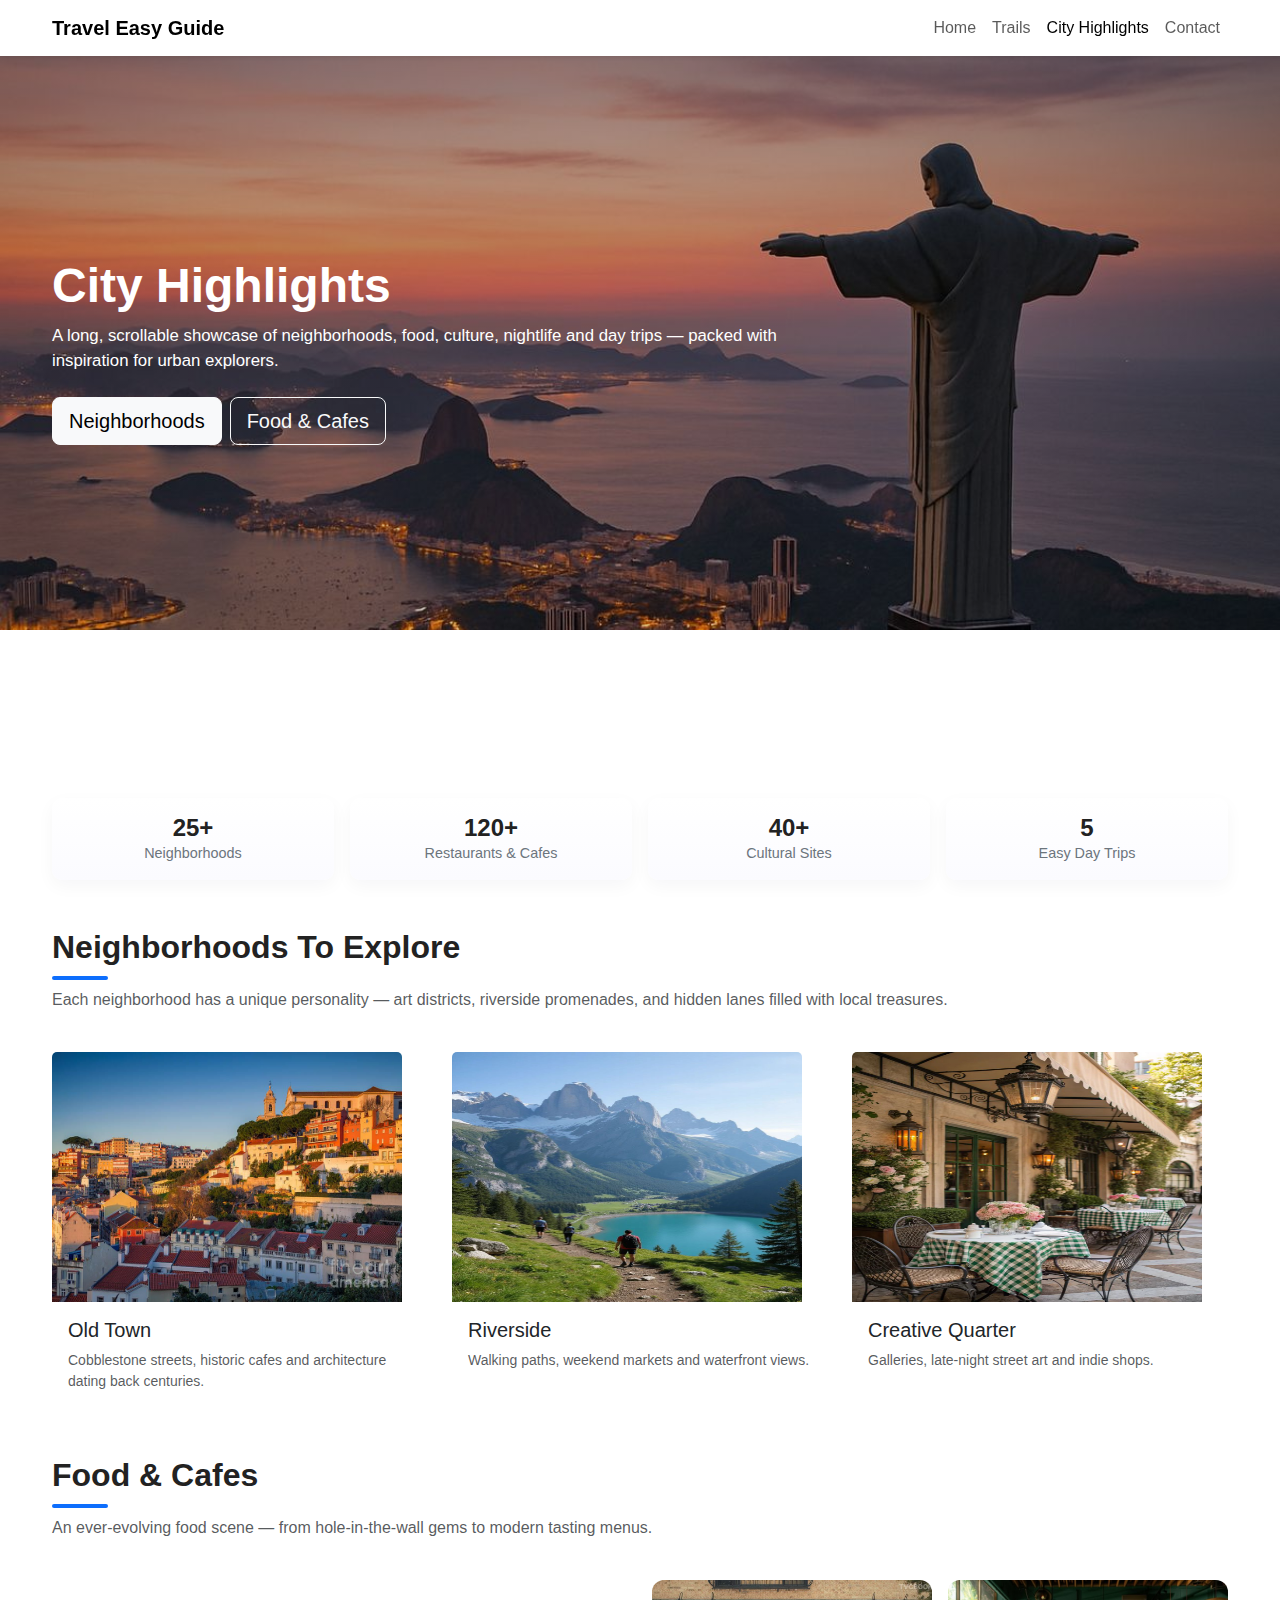
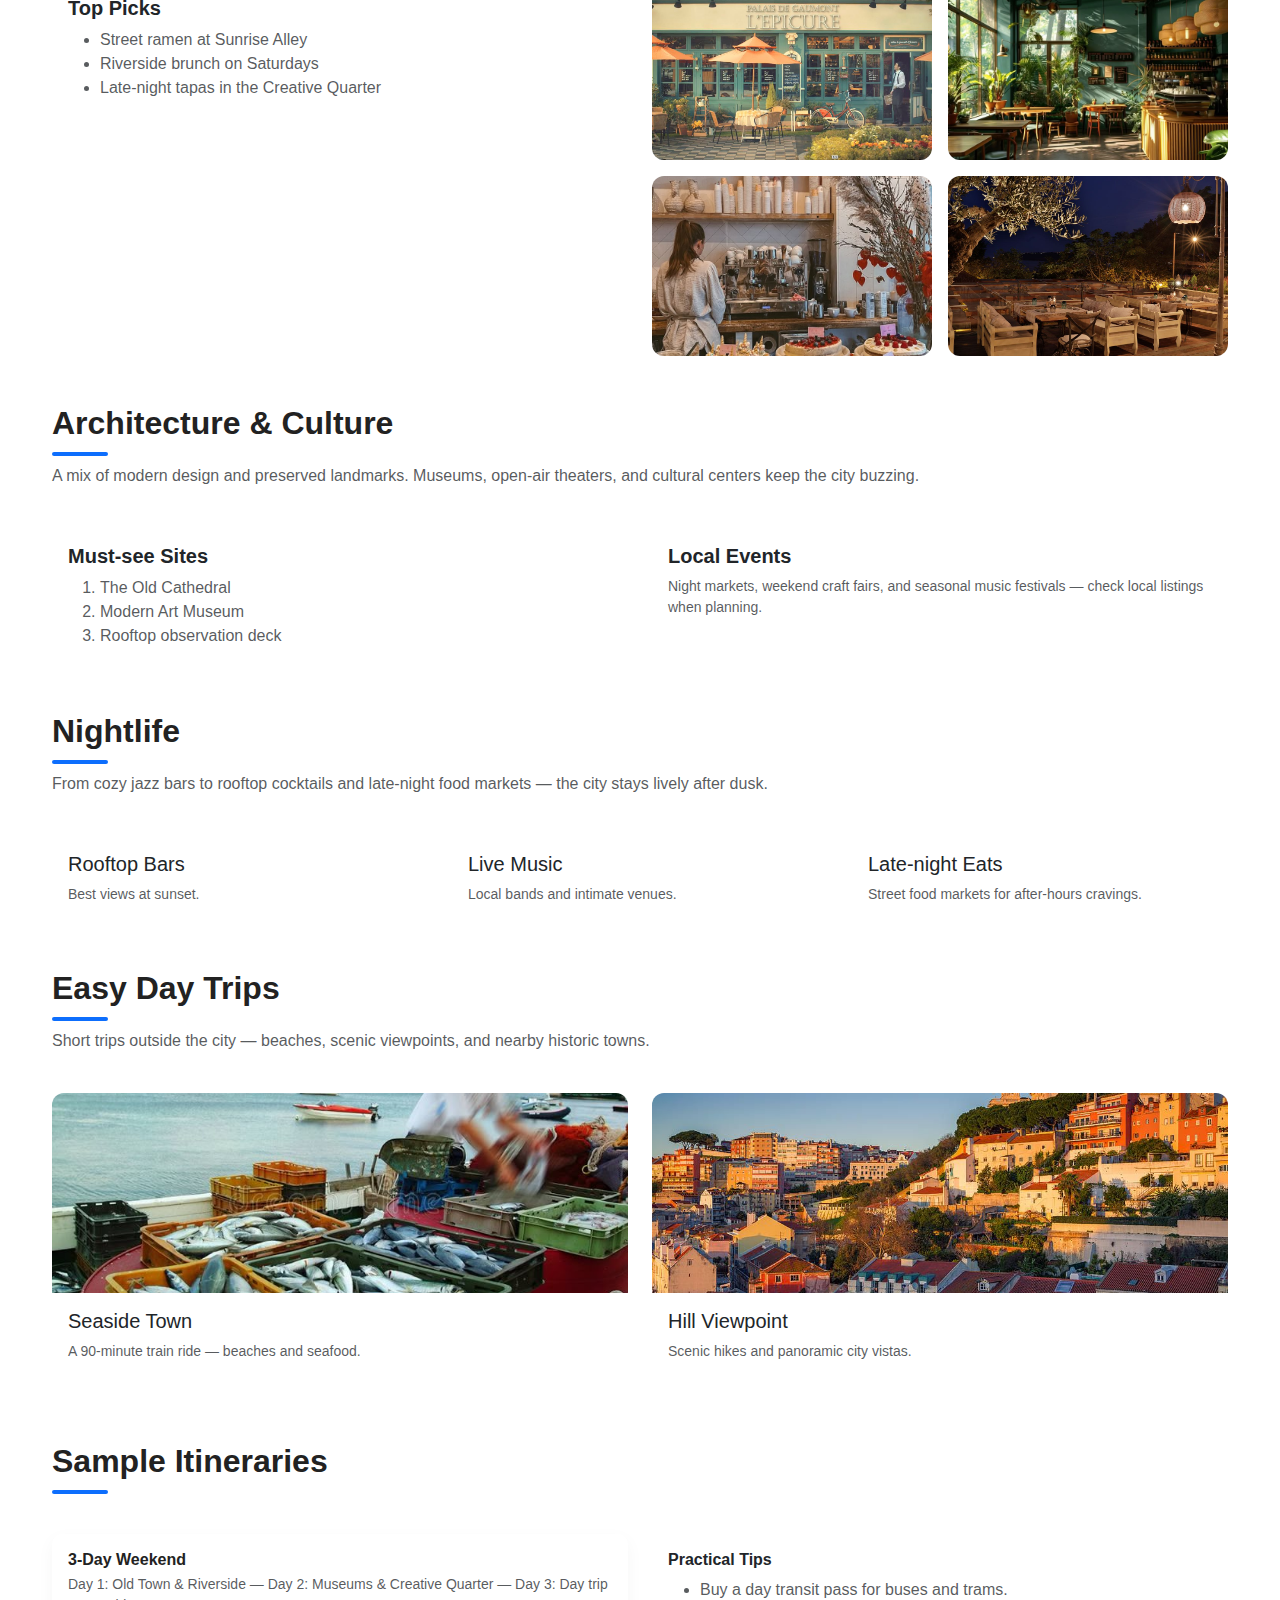
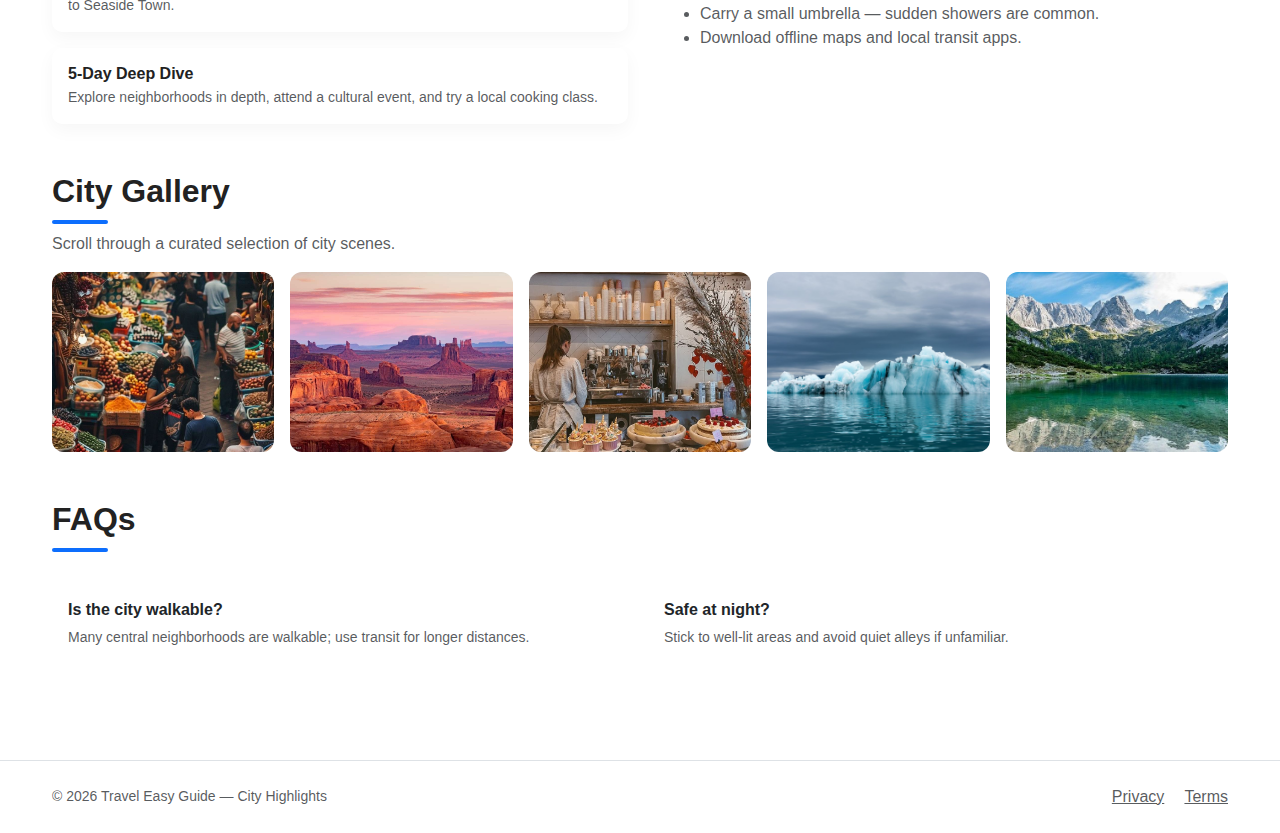
<file: city-highlights.html>
<!doctype html>
<html lang="en">
  <head>
    <meta charset="utf-8">
    <meta name="viewport" content="width=device-width, initial-scale=1">
    <title>City Highlights — Travel Easy Guide</title>
    <!-- Bootstrap 5 CSS -->
    <link href="https://cdn.jsdelivr.net/npm/bootstrap@5.3.2/dist/css/bootstrap.min.css" rel="stylesheet">
    <!-- Site stylesheet -->
    <link rel="stylesheet" href="styles.css">
  </head>
  <body>

    <!-- Navbar -->
    <nav class="navbar navbar-expand-lg navbar-light bg-white shadow-sm fixed-top">
      <div class="container">
        <a class="navbar-brand fw-bold" href="index.html">Travel Easy Guide</a>
        <button class="navbar-toggler" type="button" data-bs-toggle="collapse" data-bs-target="#mainNav" aria-controls="mainNav" aria-expanded="false" aria-label="Toggle navigation">
          <span class="navbar-toggler-icon"></span>
        </button>
        <div class="collapse navbar-collapse" id="mainNav">
          <ul class="navbar-nav ms-auto mb-2 mb-lg-0">
            <li class="nav-item"><a class="nav-link" href="index.html">Home</a></li>
            <li class="nav-item"><a class="nav-link" href="mountain-trails.html">Trails</a></li>
            <li class="nav-item"><a class="nav-link active" aria-current="page" href="#">City Highlights</a></li>
            <li class="nav-item"><a class="nav-link" href="index.html#contact">Contact</a></li>
          </ul>
        </div>
      </div>
    </nav>

    <!-- Hero (uses city-specific hero class) -->
    <header class="hero-city d-flex align-items-center">
      <div class="overlay"></div>
      <div class="container hero-inner text-white">
        <div class="row">
          <div class="col-lg-8">
            <h1 class="display-5 fw-bold">City Highlights</h1>
            <p class="lead lead-compact text-white mb-4">A long, scrollable showcase of neighborhoods, food, culture, nightlife and day trips — packed with inspiration for urban explorers.</p>
            <div class="d-flex gap-2">
              <a href="#neighborhoods" class="btn btn-light btn-lg">Neighborhoods</a>
              <a href="#food" class="btn btn-outline-light btn-lg">Food & Cafes</a>
            </div>
          </div>
        </div>
      </div>
    </header>

    <main class="mt-5">
      <div class="container py-5">

        <!-- Quick stats -->
        <section class="mb-5">
          <div class="city-stats">
            <div class="stat">
              <h4>25+</h4>
              <p>Neighborhoods</p>
            </div>
            <div class="stat">
              <h4>120+</h4>
              <p>Restaurants & Cafes</p>
            </div>
            <div class="stat">
              <h4>40+</h4>
              <p>Cultural Sites</p>
            </div>
            <div class="stat">
              <h4>5</h4>
              <p>Easy Day Trips</p>
            </div>
          </div>
        </section>

        <!-- Neighborhoods -->
        <section id="neighborhoods" class="mb-5">
          <h2 class="fw-bold">Neighborhoods To Explore</h2>
          <p class="text-muted">Each neighborhood has a unique personality — art districts, riverside promenades, and hidden lanes filled with local treasures.</p>
          <div class="row g-4 mt-3">
            <div class="col-md-4">
              <div class="card feature-card h-100">
                <img src="img/97b725f912643f0dd055978ac89c8901.jpg" class="card-img-top" alt="Old Town" style="height: 250px; width: 350px;">
                <div class="card-body">
                  <h5 class="card-title">Old Town</h5>
                  <p class="card-text text-muted small">Cobblestone streets, historic cafes and architecture dating back centuries.</p>
                </div>
              </div>
            </div>
            <div class="col-md-4">
              <div class="card feature-card h-100">
                <img src="img/hey.jpeg" class="card-img-top" alt="Riverside" style="height:250px; width: 350px;">
                <div class="card-body">
                  <h5 class="card-title">Riverside</h5>
                  <p class="card-text text-muted small">Walking paths, weekend markets and waterfront views.</p>
                </div>
              </div>
            </div>
            <div class="col-md-4">
              <div class="card feature-card h-100">
                <img src="img/15+ Charming Cafe Outdoor Seating Ideas.jpeg" class="card-img-top" alt="Creative Quarter" style="height:250px; width: 350px;">
                <div class="card-body">
                  <h5 class="card-title">Creative Quarter</h5>
                  <p class="card-text text-muted small">Galleries, late-night street art and indie shops.</p>
                </div>
              </div>
            </div>
          </div>
        </section>

        <!-- Food & Cafes -->
        <section id="food" class="mb-5">
          <h2 class="fw-bold">Food & Cafes</h2>
          <p class="text-muted">An ever-evolving food scene — from hole-in-the-wall gems to modern tasting menus.</p>
          <div class="row g-4 mt-3">
            <div class="col-lg-6">
              <div class="card p-3 h-100">
                <h5 class="fw-bold">Top Picks</h5>
                <ul class="text-muted mb-0">
                  <li>Street ramen at Sunrise Alley</li>
                  <li>Riverside brunch on Saturdays</li>
                  <li>Late-night tapas in the Creative Quarter</li>
                </ul>
              </div>
            </div>
            <div class="col-lg-6">
              <div class="city-gallery">
                <div class="gallery-item card"><img src="img/25573be6a62892a3ff8cb2b3af7b8a83.jpg" alt="Cafe 1"></div>
                <div class="gallery-item card"><img src="img/5a93a0ece7e2c48627047327be8732a9.jpg" alt="Cafe 2"></div>
                <div class="gallery-item card"><img src="img/22 Best Cafes in Amsterdam.jpeg" alt="Cafe 3"></div>
                <div class="gallery-item card"><img src="img/be6ef28cf4f88f7bc8e2f8a15f4ec336.jpg" alt="Cafe 3"></div>

                

              </div>
            </div>
          </div>
        </section>

        <!-- Architecture & Culture -->
        <section id="culture" class="mb-5">
          <h2 class="fw-bold">Architecture & Culture</h2>
          <p class="text-muted">A mix of modern design and preserved landmarks. Museums, open-air theaters, and cultural centers keep the city buzzing.</p>
          <div class="row g-4 mt-3">
            <div class="col-md-6">
              <div class="card p-3 h-100">
                <h5 class="fw-bold">Must-see Sites</h5>
                <ol class="text-muted mb-0">
                  <li>The Old Cathedral</li>
                  <li>Modern Art Museum</li>
                  <li>Rooftop observation deck</li>
                </ol>
              </div>
            </div>
            <div class="col-md-6">
              <div class="card p-3 h-100">
                <h5 class="fw-bold">Local Events</h5>
                <p class="text-muted small mb-0">Night markets, weekend craft fairs, and seasonal music festivals — check local listings when planning.</p>
              </div>
            </div>
          </div>
        </section>

        <!-- Nightlife -->
        <section id="nightlife" class="mb-5">
          <h2 class="fw-bold">Nightlife</h2>
          <p class="text-muted">From cozy jazz bars to rooftop cocktails and late-night food markets — the city stays lively after dusk.</p>
          <div class="row g-4 mt-3">
            <div class="col-md-4">
              <div class="card feature-card h-100 p-3">
                <h5 class="card-title">Rooftop Bars</h5>
                <p class="card-text text-muted small">Best views at sunset.</p>
              </div>
            </div>
            <div class="col-md-4">
              <div class="card feature-card h-100 p-3">
                <h5 class="card-title">Live Music</h5>
                <p class="card-text text-muted small">Local bands and intimate venues.</p>
              </div>
            </div>
            <div class="col-md-4">
              <div class="card feature-card h-100 p-3">
                <h5 class="card-title">Late-night Eats</h5>
                <p class="card-text text-muted small">Street food markets for after-hours cravings.</p>
              </div>
            </div>
          </div>
        </section>

        <!-- Day Trips -->
        <section id="daytrips" class="mb-5">
          <h2 class="fw-bold">Easy Day Trips</h2>
          <p class="text-muted">Short trips outside the city — beaches, scenic viewpoints, and nearby historic towns.</p>
          <div class="row g-4 mt-3">
            <div class="col-md-6">
              <div class="card destination-card h-100">
                <img src="img/Fish market stock photo_ Image of fish, mackerel, protein - 1458242.jpeg" class="card-img-top" alt="Seaside Town">
                <div class="card-body">
                  <h5 class="card-title">Seaside Town</h5>
                  <p class="text-muted small">A 90-minute train ride — beaches and seafood.</p>
                </div>
              </div>
            </div>
            <div class="col-md-6">
              <div class="card destination-card h-100">
                <img src="img/97b725f912643f0dd055978ac89c8901.jpg" class="card-img-top" alt="Hill Viewpoint">
                <div class="card-body">
                  <h5 class="card-title">Hill Viewpoint</h5>
                  <p class="text-muted small">Scenic hikes and panoramic city vistas.</p>
                </div>
              </div>
            </div>
          </div>
        </section>

        <!-- Itineraries (long content) -->
        <section id="itineraries" class="mb-5">
          <h2 class="fw-bold">Sample Itineraries</h2>
          <div class="row g-4 mt-3">
            <div class="col-md-6">
              <div class="itinerary">
                <div class="day">
                  <h6 class="mb-1 fw-bold">3-Day Weekend</h6>
                  <p class="text-muted small mb-0">Day 1: Old Town & Riverside — Day 2: Museums & Creative Quarter — Day 3: Day trip to Seaside Town.</p>
                </div>
                <div class="day">
                  <h6 class="mb-1 fw-bold">5-Day Deep Dive</h6>
                  <p class="text-muted small mb-0">Explore neighborhoods in depth, attend a cultural event, and try a local cooking class.</p>
                </div>
              </div>
            </div>
            <div class="col-md-6">
              <div class="card p-3 h-100">
                <h6 class="fw-bold">Practical Tips</h6>
                <ul class="text-muted mb-0">
                  <li>Buy a day transit pass for buses and trams.</li>
                  <li>Carry a small umbrella — sudden showers are common.</li>
                  <li>Download offline maps and local transit apps.</li>
                </ul>
              </div>
            </div>
          </div>
        </section>

        <!-- Long gallery to increase scroll length -->
        <section id="gallery" class="mb-5">
          <h2 class="fw-bold">City Gallery</h2>
          <p class="text-muted">Scroll through a curated selection of city scenes.</p>
          <div class="city-gallery mt-3">
            <!-- Repeating images to make the page long and beautiful -->
            <div class="gallery-item"><img src="img/download (10).jpeg" alt="City 1"></div>
            <div class="gallery-item"><img src="img/383003da312a6cefc8a486044a925889.jpg" alt="City 2"></div>
            <div class="gallery-item"><img src="img/22 Best Cafes in Amsterdam.jpeg" alt="City 3"></div>
            <div class="gallery-item"><img src="img/9876c80274557f1e521a9d7a16688e5c.jpg" alt="City 4"></div>
            <div class="gallery-item"><img src="img/756ef7b4c56d23f79ad9447c436ad670.jpg" alt="City 5"></div>
          </div>
        </section>

        <!-- FAQs & Contact -->
        <section id="faq" class="mb-5">
          <h2 class="fw-bold">FAQs</h2>
          <div class="row g-3 mt-3">
            <div class="col-md-6">
              <div class="card p-3">
                <h6 class="fw-bold">Is the city walkable?</h6>
                <p class="text-muted small mb-0">Many central neighborhoods are walkable; use transit for longer distances.</p>
              </div>
            </div>
            <div class="col-md-6">
              <div class="card p-3">
                <h6 class="fw-bold">Safe at night?</h6>
                <p class="text-muted small mb-0">Stick to well-lit areas and avoid quiet alleys if unfamiliar.</p>
              </div>
            </div>
          </div>
        </section>

      </div>
    </main>

    <!-- Footer -->
    <footer class="footer bg-white py-4 border-top">
      <div class="container d-flex flex-column flex-md-row justify-content-between align-items-center">
        <div class="text-muted small">© <span id="year"></span> Travel Easy Guide — City Highlights</div>
        <div class="mt-2 mt-md-0">
          <a href="#" class="text-muted me-3">Privacy</a>
          <a href="#" class="text-muted">Terms</a>
        </div>
      </div>
    </footer>

    <!-- Bootstrap JS bundle -->
    <script src="https://cdn.jsdelivr.net/npm/bootstrap@5.3.2/dist/js/bootstrap.bundle.min.js"></script>
    <!-- Site script (smooth scroll, dynamic year) -->
    <script src="script.js"></script>
  </body>
</html>
</file>
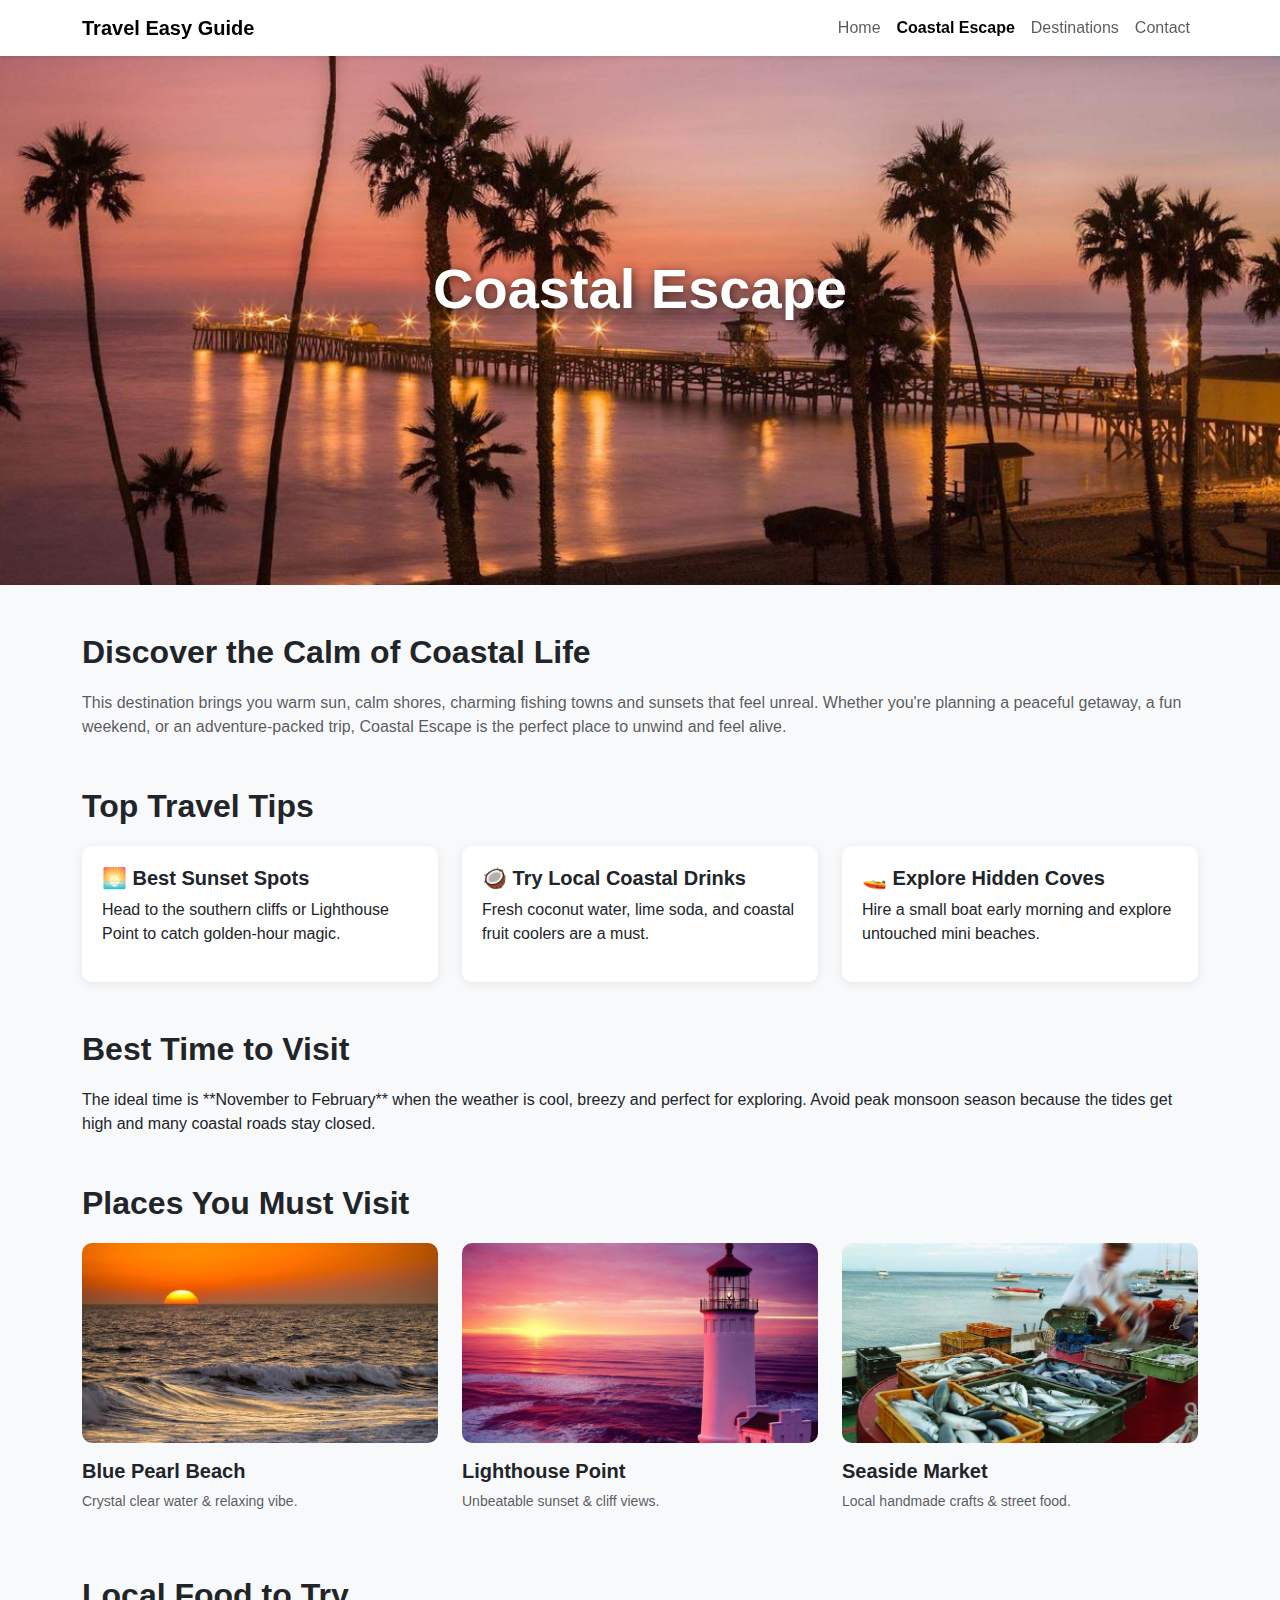
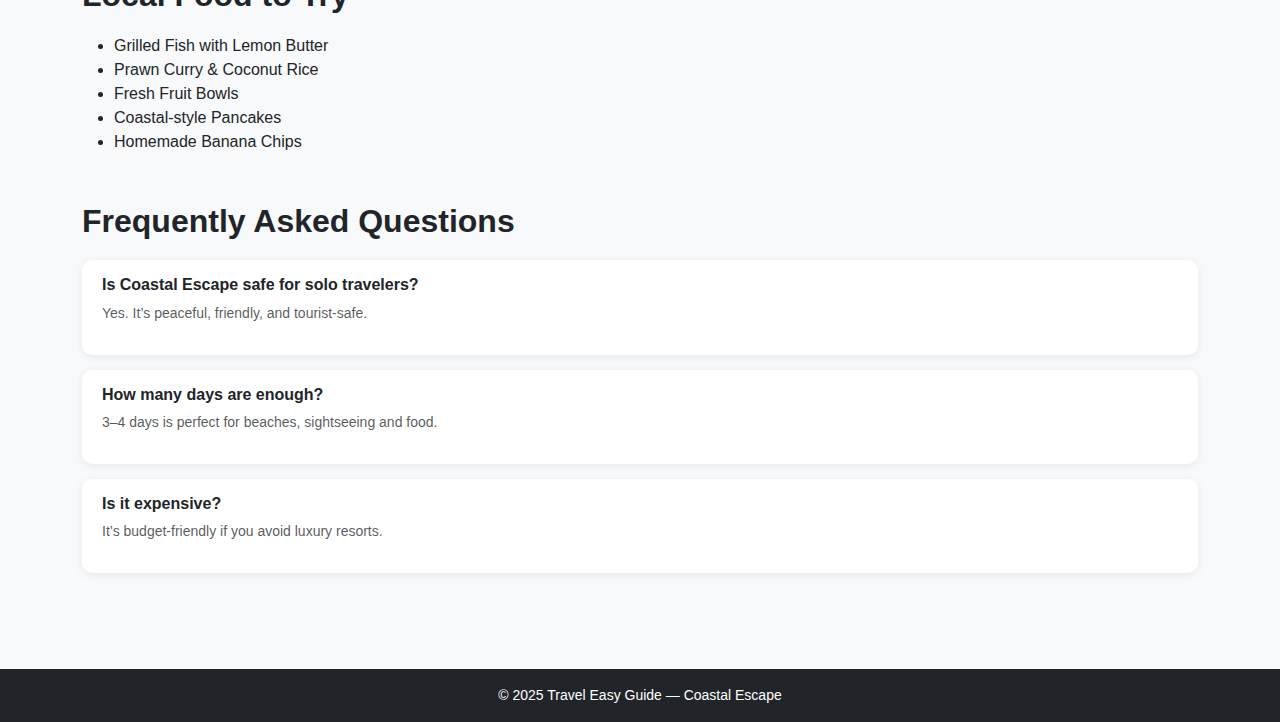
<file: coastal-escape.html>
<!DOCTYPE html>
<html lang="en">
<head>
  <meta charset="UTF-8">
  <meta name="viewport" content="width=device-width, initial-scale=1.0">
  <title>Coastal Escape - Travel Easy Guide</title>

  <link href="https://cdn.jsdelivr.net/npm/bootstrap@5.3.2/dist/css/bootstrap.min.css" rel="stylesheet">

  <style>
    body {
      font-family: "Poppins", sans-serif;
      background-color: #f8f9fa;
    }

    .hero {
      background: url('img/e94cddc2d1512d41b20f3d501c286c71.jpg') center/cover no-repeat;
      height: 65vh;
      display: flex;
      align-items: center;
      justify-content: center;
      color: #fff;
      text-shadow: 2px 2px 10px rgba(0,0,0,0.6);
    }

    .section-title {
      font-weight: 700;
      margin-bottom: 20px;
    }

    .tip-box {
      background: #ffffff;
      border-radius: 10px;
      padding: 20px;
      box-shadow: 0 2px 10px rgba(0,0,0,0.08);
      height: 100%;
    }

    .place-card img {
      border-radius: 10px;
      height: 200px;
      object-fit: cover;
      width: 100%;
    }

    .faq-item {
      background: white;
      border-radius: 10px;
      padding: 15px 20px;
      margin-bottom: 15px;
      box-shadow: 0 2px 8px rgba(0,0,0,0.07);
    }
  </style>
</head>

<body>

  <!-- NAVBAR -->
  <nav class="navbar navbar-expand-lg navbar-light bg-white shadow-sm fixed-top">
    <div class="container">
      <a class="navbar-brand fw-bold" href="index.html">Travel Easy Guide</a>
      <button class="navbar-toggler" type="button" data-bs-toggle="collapse"
      data-bs-target="#navbarNav" aria-controls="navbarNav" aria-expanded="false"
      aria-label="Toggle navigation">
        <span class="navbar-toggler-icon"></span>
      </button>

      <div class="collapse navbar-collapse justify-content-end" id="navbarNav">
        <ul class="navbar-nav">
          <li class="nav-item"><a class="nav-link" href="index.html">Home</a></li>
          <li class="nav-item"><a class="nav-link active fw-semibold" href="#">Coastal Escape</a></li>
          <li class="nav-item"><a class="nav-link" href="#">Destinations</a></li>
          <li class="nav-item"><a class="nav-link" href="#">Contact</a></li>
        </ul>
      </div>
    </div>
  </nav>

  <!-- HERO SECTION -->
  <header class="hero">
    <h1 class="display-4 fw-bold">Coastal Escape</h1>
  </header>


  <!-- MAIN CONTENT -->
  <div class="container py-5">

    <!-- Intro -->
    <section class="mb-5">
      <h2 class="section-title">Discover the Calm of Coastal Life</h2>
      <p class="text-muted">
        This destination brings you warm sun, calm shores, charming fishing towns and sunsets that feel unreal.
        Whether you're planning a peaceful getaway, a fun weekend, or an adventure-packed trip,
        Coastal Escape is the perfect place to unwind and feel alive.
      </p>
    </section>


    <!-- Top Tips -->
    <section class="mb-5">
      <h2 class="section-title">Top Travel Tips</h2>
      <div class="row g-4">

        <div class="col-md-4">
          <div class="tip-box">
            <h5 class="fw-bold">🌅 Best Sunset Spots</h5>
            <p>Head to the southern cliffs or Lighthouse Point to catch golden-hour magic.</p>
          </div>
        </div>

        <div class="col-md-4">
          <div class="tip-box">
            <h5 class="fw-bold">🥥 Try Local Coastal Drinks</h5>
            <p>Fresh coconut water, lime soda, and coastal fruit coolers are a must.</p>
          </div>
        </div>

        <div class="col-md-4">
          <div class="tip-box">
            <h5 class="fw-bold">🚤 Explore Hidden Coves</h5>
            <p>Hire a small boat early morning and explore untouched mini beaches.</p>
          </div>
        </div>

      </div>
    </section>


    <!-- Best Time -->
    <section class="mb-5">
      <h2 class="section-title">Best Time to Visit</h2>
      <p>
        The ideal time is **November to February** when the weather is cool, breezy and perfect for exploring.
        Avoid peak monsoon season because the tides get high and many coastal roads stay closed.
      </p>
    </section>


    <!-- Places to Visit -->
    <section class="mb-5">
      <h2 class="section-title">Places You Must Visit</h2>

      <div class="row g-4">

        <div class="col-md-4 place-card">
          <img src="img/sunset.jpeg" alt="">
          <h5 class="mt-3 fw-semibold">Blue Pearl Beach</h5>
          <p class="text-muted small">Crystal clear water & relaxing vibe.</p>
        </div>

        <div class="col-md-4 place-card">
          <img src="img/America The Beautiful.jpeg" alt="">
          <h5 class="mt-3 fw-semibold">Lighthouse Point</h5>
          <p class="text-muted small">Unbeatable sunset & cliff views.</p>
        </div>

        <div class="col-md-4 place-card">
          <img src="img/Fish market stock photo_ Image of fish, mackerel, protein - 1458242.jpeg" alt="">
          <h5 class="mt-3 fw-semibold">Seaside Market</h5>
          <p class="text-muted small">Local handmade crafts & street food.</p>
        </div>

      </div>
    </section>


    <!-- Local Food -->
    <section class="mb-5">
      <h2 class="section-title">Local Food to Try</h2>
      <ul>
        <li>Grilled Fish with Lemon Butter</li>
        <li>Prawn Curry & Coconut Rice</li>
        <li>Fresh Fruit Bowls</li>
        <li>Coastal-style Pancakes</li>
        <li>Homemade Banana Chips</li>
      </ul>
    </section>


    <!-- FAQs -->
    <section class="mb-5">
      <h2 class="section-title">Frequently Asked Questions</h2>

      <div class="faq-item">
        <h6 class="fw-bold">Is Coastal Escape safe for solo travelers?</h6>
        <p class="text-muted small">Yes. It’s peaceful, friendly, and tourist-safe.</p>
      </div>

      <div class="faq-item">
        <h6 class="fw-bold">How many days are enough?</h6>
        <p class="text-muted small">3–4 days is perfect for beaches, sightseeing and food.</p>
      </div>

      <div class="faq-item">
        <h6 class="fw-bold">Is it expensive?</h6>
        <p class="text-muted small">It’s budget-friendly if you avoid luxury resorts.</p>
      </div>

    </section>
  </div>


  <!-- FOOTER -->
  <footer class="bg-dark text-white py-3 text-center">
    <p class="mb-0 small">© 2025 Travel Easy Guide — Coastal Escape</p>
  </footer>


  <script src="https://cdn.jsdelivr.net/npm/bootstrap@5.3.2/dist/js/bootstrap.bundle.min.js"></script>
</body>
</html>
</file>
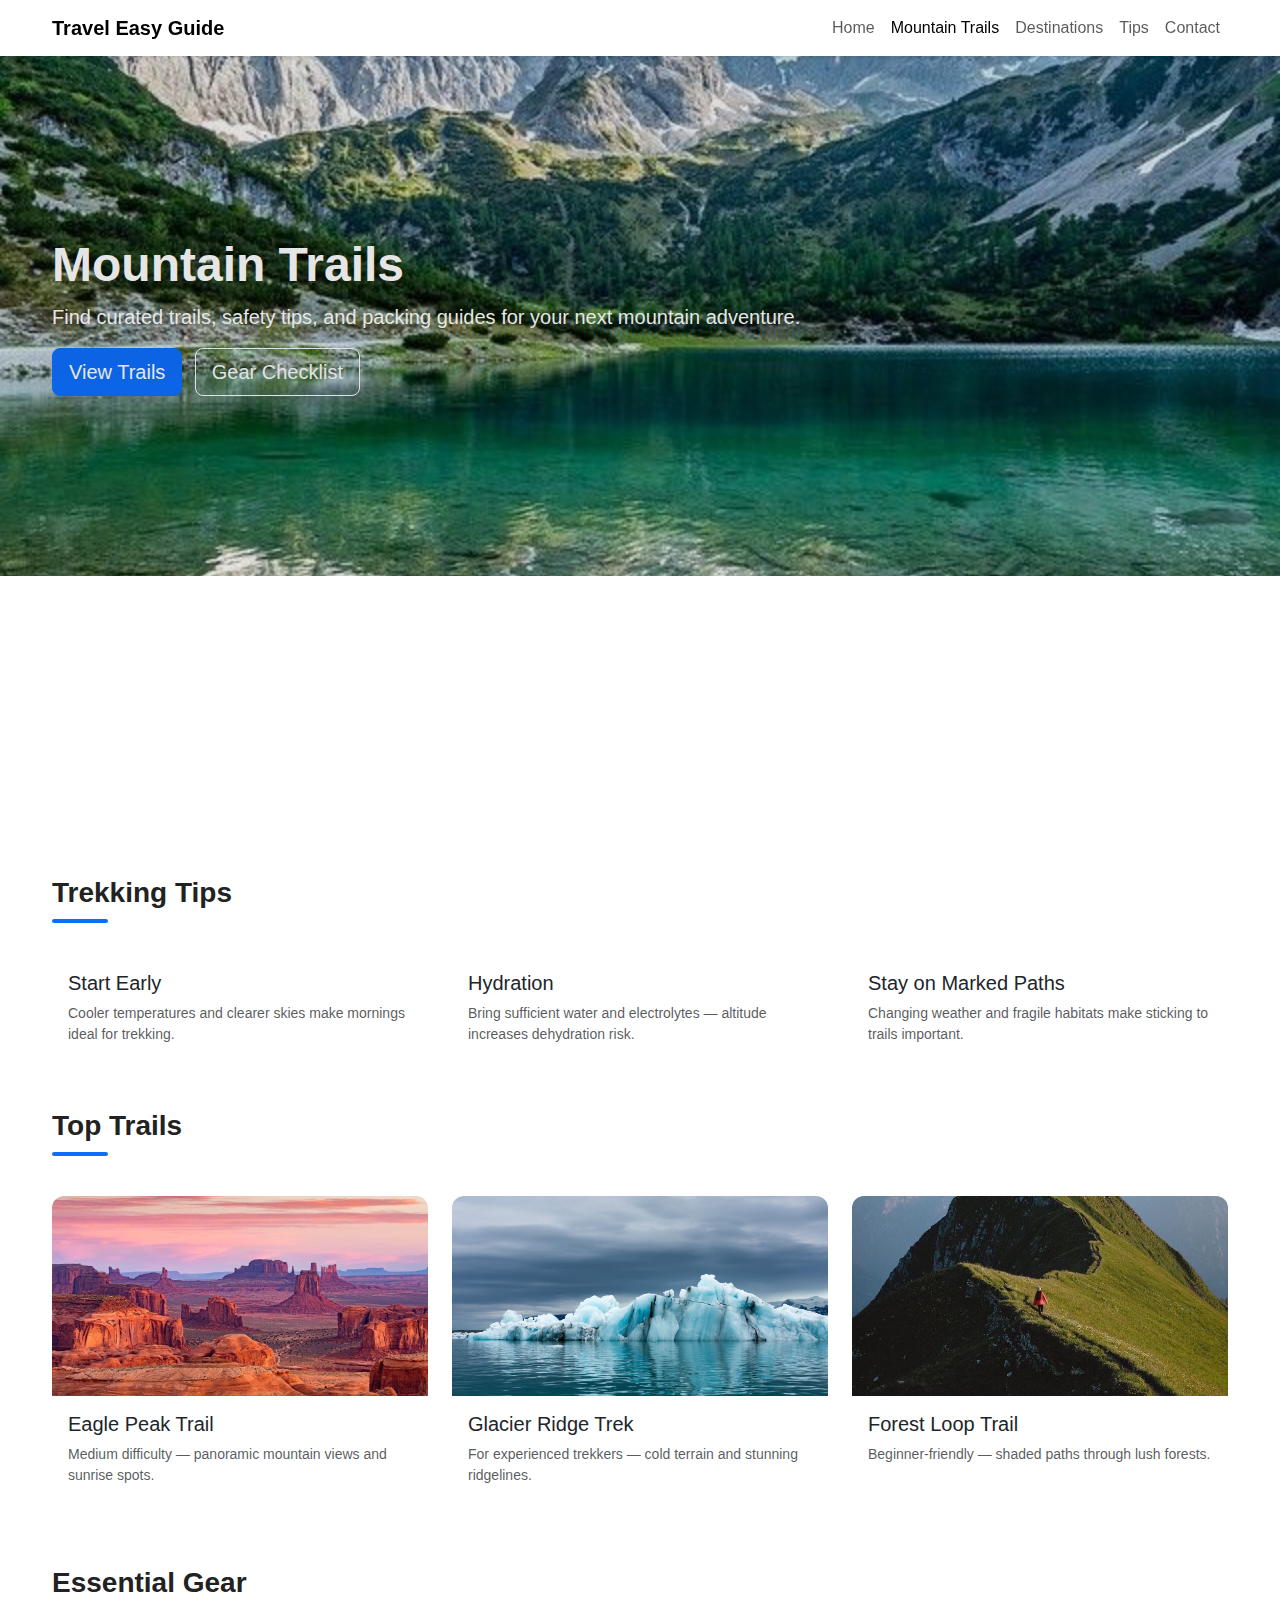
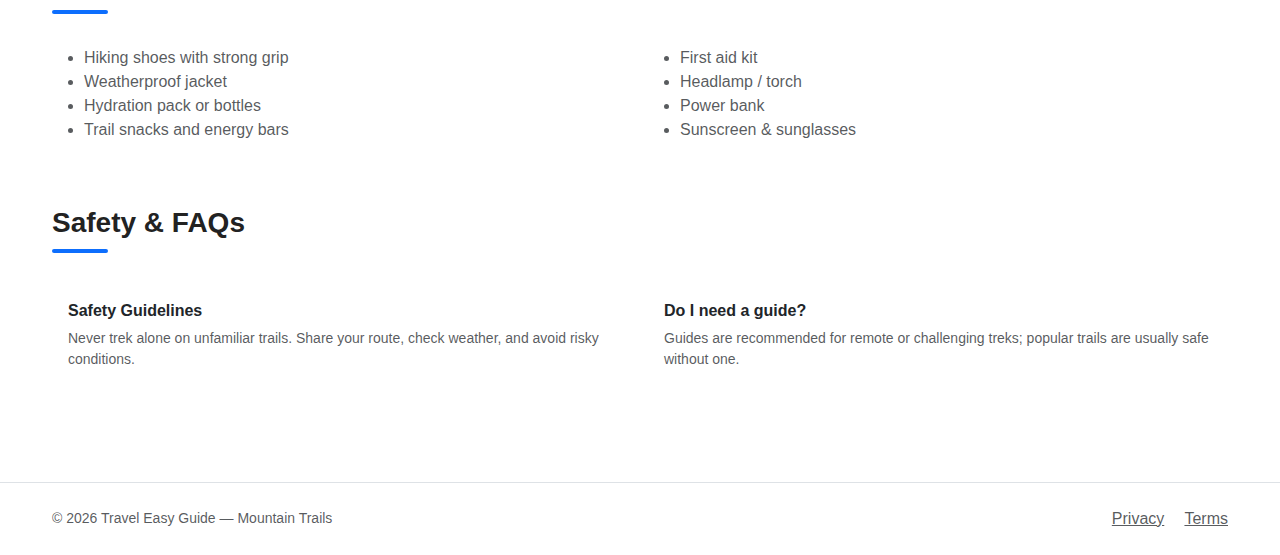
<file: mountain-trails.html>
<!doctype html>
<html lang="en">
  <head>
    <meta charset="utf-8">
    <meta name="viewport" content="width=device-width, initial-scale=1">
    <title>Mountain Trails — Travel Easy Guide</title>
    <!-- Bootstrap 5 CSS -->
    <link href="https://cdn.jsdelivr.net/npm/bootstrap@5.3.2/dist/css/bootstrap.min.css" rel="stylesheet">
    <!-- Site stylesheet -->
    <link rel="stylesheet" href="styles.css">
  </head>
  <body>

    <!-- Navbar (consistent with index.html) -->
    <nav class="navbar navbar-expand-lg navbar-light bg-white shadow-sm fixed-top">
      <div class="container">
        <a class="navbar-brand fw-bold" href="index.html">Travel Easy Guide</a>
        <button class="navbar-toggler" type="button" data-bs-toggle="collapse" data-bs-target="#mainNav" aria-controls="mainNav" aria-expanded="false" aria-label="Toggle navigation">
          <span class="navbar-toggler-icon"></span>
        </button>
        <div class="collapse navbar-collapse" id="mainNav">
          <ul class="navbar-nav ms-auto mb-2 mb-lg-0">
            <li class="nav-item"><a class="nav-link" href="index.html">Home</a></li>
            <li class="nav-item"><a class="nav-link active" aria-current="page" href="#">Mountain Trails</a></li>
            <li class="nav-item"><a class="nav-link" href="index.html#destinations">Destinations</a></li>
            <li class="nav-item"><a class="nav-link" href="index.html#tips">Tips</a></li>
            <li class="nav-item"><a class="nav-link" href="index.html#contact">Contact</a></li>
          </ul>
        </div>
      </div>
    </nav>

    <!-- Hero (uses site theme) -->
    <header class="hero-section d-flex align-items-center" style="background-image: url(img/756ef7b4c56d23f79ad9447c436ad670.jpg); background-size: cover; background-position: center;">
      <div class="overlay"></div>
      <div class="container text-white">
        <div class="row">
          <div class="col-md-8">
            <h1 class="display-5 fw-bold">Mountain Trails</h1>
            <p class="lead text-white text-opacity-85">Find curated trails, safety tips, and packing guides for your next mountain adventure.</p>
            <p>
              <a href="#trails" class="btn btn-primary btn-lg me-2">View Trails</a>
              <a href="#gear" class="btn btn-outline-light btn-lg">Gear Checklist</a>
            </p>
          </div>
        </div>
      </div>
    </header>

    <!-- Main content -->
    <main class="mt-5">
      <div class="container py-5">

        <!-- Intro -->
        <section class="mb-5 fade-up">
          <h2 class="fw-bold">Where Adventure Meets Peace</h2>
          <p class="text-muted">These trails are for wanderers who crave fresh air, breathtaking views, and the thrill of exploring. Below are curated trails, practical tips, and a compact gear checklist.</p>
        </section>

        <!-- Tips -->
        <section class="mb-5">
          <h3 class="fw-semibold">Trekking Tips</h3>
          <div class="row g-4 mt-2">
            <div class="col-md-4">
              <div class="card feature-card h-100">
                <div class="card-body">
                  <h5 class="card-title">Start Early</h5>
                  <p class="card-text text-muted small">Cooler temperatures and clearer skies make mornings ideal for trekking.</p>
                </div>
              </div>
            </div>
            <div class="col-md-4">
              <div class="card feature-card h-100">
                <div class="card-body">
                  <h5 class="card-title">Hydration</h5>
                  <p class="card-text text-muted small">Bring sufficient water and electrolytes — altitude increases dehydration risk.</p>
                </div>
              </div>
            </div>
            <div class="col-md-4">
              <div class="card feature-card h-100">
                <div class="card-body">
                  <h5 class="card-title">Stay on Marked Paths</h5>
                  <p class="card-text text-muted small">Changing weather and fragile habitats make sticking to trails important.</p>
                </div>
              </div>
            </div>
          </div>
        </section>

        <!-- Trails list -->
        <section id="trails" class="mb-5">
          <h3 class="fw-semibold">Top Trails</h3>
          <div class="row g-4 mt-3">
            <div class="col-sm-6 col-lg-4">
              <div class="card destination-card h-100">
                <img src="img/383003da312a6cefc8a486044a925889.jpg" class="card-img-top" alt="Eagle Peak">
                <div class="card-body">
                  <h5 class="card-title">Eagle Peak Trail</h5>
                  <p class="text-muted small">Medium difficulty — panoramic mountain views and sunrise spots.</p>
                </div>
              </div>
            </div>
            <div class="col-sm-6 col-lg-4">
              <div class="card destination-card h-100">
                <img src="img/9876c80274557f1e521a9d7a16688e5c.jpg" class="card-img-top" alt="Glacier Ridge">
                <div class="card-body">
                  <h5 class="card-title">Glacier Ridge Trek</h5>
                  <p class="text-muted small">For experienced trekkers — cold terrain and stunning ridgelines.</p>
                </div>
              </div>
            </div>
            <div class="col-sm-6 col-lg-4">
              <div class="card destination-card h-100">
                <img src="img/download (8).jpeg" class="card-img-top" alt="Forest Loop">
                <div class="card-body">
                  <h5 class="card-title">Forest Loop Trail</h5>
                  <p class="text-muted small">Beginner-friendly — shaded paths through lush forests.</p>
                </div>
              </div>
            </div>
          </div>
        </section>

        <!-- Gear checklist -->
        <section id="gear" class="mb-5">
          <h3 class="fw-semibold">Essential Gear</h3>
          <div class="row g-3 mt-3">
            <div class="col-md-6">
              <ul class="text-muted">
                <li>Hiking shoes with strong grip</li>
                <li>Weatherproof jacket</li>
                <li>Hydration pack or bottles</li>
                <li>Trail snacks and energy bars</li>
              </ul>
            </div>
            <div class="col-md-6">
              <ul class="text-muted">
                <li>First aid kit</li>
                <li>Headlamp / torch</li>
                <li>Power bank</li>
                <li>Sunscreen & sunglasses</li>
              </ul>
            </div>
          </div>
        </section>

        <!-- Safety & FAQs -->
        <section class="mb-5">
          <h3 class="fw-semibold">Safety & FAQs</h3>
          <div class="row g-3 mt-3">
            <div class="col-md-6">
              <div class="card p-3">
                <h6 class="fw-bold">Safety Guidelines</h6>
                <p class="text-muted small mb-0">Never trek alone on unfamiliar trails. Share your route, check weather, and avoid risky conditions.</p>
              </div>
            </div>
            <div class="col-md-6">
              <div class="card p-3">
                <h6 class="fw-bold">Do I need a guide?</h6>
                <p class="text-muted small mb-0">Guides are recommended for remote or challenging treks; popular trails are usually safe without one.</p>
              </div>
            </div>
          </div>
        </section>

      </div>
    </main>

    <!-- Footer (consistent with site) -->
    <footer class="footer bg-white py-4 border-top">
      <div class="container d-flex flex-column flex-md-row justify-content-between align-items-center">
        <div class="text-muted small">© <span id="year"></span> Travel Easy Guide — Mountain Trails</div>
        <div class="mt-2 mt-md-0">
          <a href="#" class="text-muted me-3">Privacy</a>
          <a href="#" class="text-muted">Terms</a>
        </div>
      </div>
    </footer>

    <!-- Bootstrap JS bundle -->
    <script src="https://cdn.jsdelivr.net/npm/bootstrap@5.3.2/dist/js/bootstrap.bundle.min.js"></script>
    <!-- Site script -->
    <script src="script.js"></script>
  </body>
</html>
</file>
<file: styles.css>
/*
  styles.css
  External stylesheet for Travel Easy Guide
  - Uses CSS variables for easy tuning
  - Contains responsive tweaks, hover effects, and animations
  - No inline styles used in HTML
*/

:root{
  --primary: #0d6efd; /* Bootstrap primary */
  --muted: #6c757d;
  --bg: #ffffff;
  --card-radius: 12px;
  --max-width: 1200px;
}

/* Reset / base tweaks */
*{box-sizing:border-box}
html,body{height:100%}
body{
  font-family: -apple-system, BlinkMacSystemFont, 'Segoe UI', Roboto, 'Helvetica Neue', Arial;
  background: var(--bg);
  color: #222;
  -webkit-font-smoothing:antialiased;
}

/* Navbar spacing to account for fixed-top */
main, header, footer{padding-top: 72px}

/* Hero */
.hero-section{
  min-height: 64vh;
  background: linear-gradient(120deg, rgba(13,110,253,0.08), rgba(0,0,0,0.02));
  position:relative;
  overflow:hidden;
  display:block;
}
.hero-section .overlay{
  position:absolute;inset:0;background:linear-gradient(180deg, rgba(0,0,0,0.12), rgba(0,0,0,0.08));pointer-events:none;
}
.hero-content{z-index:2}
.hero-image img{height:100%;object-fit:cover}

/* Card styles */
.card{border:0;border-radius:var(--card-radius)}
.feature-card{transition:transform .35s cubic-bezier(.2,.9,.2,1), box-shadow .35s;}
.feature-card:hover{transform:translateY(-6px);box-shadow:0 14px 34px rgba(15,20,30,0.08)}

.destination-card img{border-top-left-radius:var(--card-radius);border-top-right-radius:var(--card-radius);height:200px;object-fit:cover;transition:transform .4s ease}
.destination-card:hover img{transform:scale(1.04)}

/* Subtle entrance animation */
.fade-up{opacity:0;transform:translateY(12px);animation:fadeUp .7s forwards}
@keyframes fadeUp{to{opacity:1;transform:none}}

/* Section headers */
.section-header p{margin-bottom:0}

/* Footer */
.footer{background:var(--bg)}

/* Responsive adjustments */
@media (max-width: 991.98px){
  .hero-section{min-height:56vh}
  .destination-card img{height:180px}
}
@media (max-width: 575.98px){
  header .hero-content{padding:1rem 0}
  .hero-image{display:none}
  main, header, footer{padding-top:66px}
}

/* Utility tweaks for accessibility and focus */
a.btn:focus{outline:3px solid rgba(13,110,253,0.15);outline-offset:2px}

/* Small decorative accent for headings */
h2::after, h3::after{content:"";display:block;height:4px;width:56px;background:var(--primary);border-radius:4px;margin-top:.6rem}

/* Keep content centered on wider screens */
.container{max-width:var(--max-width)}

/* Smooth anchor scrolling target offset */
:target{scroll-margin-top:80px}

/* Small accessibility tweak for images without alt */
img[alt=""]{visibility:hidden}

a .card {
  cursor: pointer;
}

a:hover .card {
  transform: translateY(-4px);
  transition: 0.3s ease;
}

/* City-specific styles */
.hero-city{
  background-image: url('img/6782194569c17ecc47084a30cd719048.jpg');
  background-size:cover;
  background-position:center 20px;
  min-height:70vh;
  display:flex;
  align-items:center;
  position:relative;
}
.hero-city .overlay{position:absolute;inset:0;background:linear-gradient(180deg, rgba(0,0,0,0.36), rgba(0,0,0,0.12));pointer-events:none}
.hero-city .hero-inner{z-index:2}

.city-gallery{display:grid;grid-template-columns:repeat(auto-fit,minmax(220px,1fr));gap:1rem}
.city-gallery .gallery-item{overflow:hidden;border-radius:12px;transition:transform .35s ease, box-shadow .35s}
.city-gallery .gallery-item img{width:100%;height:180px;object-fit:cover;display:block}
.city-gallery .gallery-item:hover{transform:translateY(-6px);box-shadow:0 12px 30px rgba(0,0,0,0.12)}

.itinerary{display:flex;flex-direction:column;gap:1rem}
.itinerary .day{background:#fff;padding:1rem;border-radius:10px;box-shadow:0 6px 18px rgba(0,0,0,0.04)}

.city-stats{display:flex;gap:1rem;flex-wrap:wrap}
.stat{background:linear-gradient(180deg,#fff,#fbfbff);padding:1rem;border-radius:10px;flex:1 1 140px;text-align:center;box-shadow:0 6px 18px rgba(11,15,40,0.04)}
.stat h4{margin:0;font-weight:700}
.stat p{margin:0;color:var(--muted);font-size:.9rem}

.lead-compact{font-size:1.05rem;color:var(--muted)}

/* Ensure scroll margin for hero sections */
.hero-city, .hero-section{scroll-margin-top:80px}

/* Cultural Trails styles */
.hero-cultural{
  background-image: url('https://images.unsplash.com/photo-1526481280698-3bfa7568e388?q=80&w=1600&auto=format&fit=crop');
  background-size:cover;
  background-position:center;
  min-height:68vh;
  display:flex;
  align-items:center;
  position:relative;
}
.hero-cultural .overlay{position:absolute;inset:0;background:linear-gradient(180deg, rgba(0,0,0,0.46), rgba(0,0,0,0.1));pointer-events:none}
.hero-cultural .hero-inner{z-index:2}

.culture-grid{display:grid;grid-template-columns:repeat(auto-fit,minmax(240px,1fr));gap:1rem}
.culture-card{background:#fff;border-radius:12px;overflow:hidden;box-shadow:0 8px 24px rgba(11,15,40,0.05);transition:transform .32s ease, box-shadow .32s}
.culture-card img{width:100%;height:180px;object-fit:cover;display:block}
.culture-card .card-body{padding:1rem}
.culture-card:hover{transform:translateY(-8px);box-shadow:0 20px 40px rgba(11,15,40,0.08)}

.festival-list{display:flex;flex-direction:column;gap:.75rem}
.festival-item{background:linear-gradient(180deg,#fff,#fbfbff);padding:1rem;border-radius:10px;box-shadow:0 6px 20px rgba(11,15,40,0.04)}

.artisan-grid{display:grid;grid-template-columns:repeat(auto-fill,minmax(200px,1fr));gap:1rem}
.artisan{background:#fff;padding:.75rem;border-radius:10px;text-align:center;box-shadow:0 6px 18px rgba(11,15,40,0.04)}
.artisan img{width:100%;height:140px;object-fit:cover;border-radius:8px}

/* Typographic niceties */
.muted-small{color:var(--muted);font-size:.95rem}

@media (max-width: 767.98px){
  .hero-cultural{min-height:50vh}
  .culture-card img{height:140px}
}
</file>
